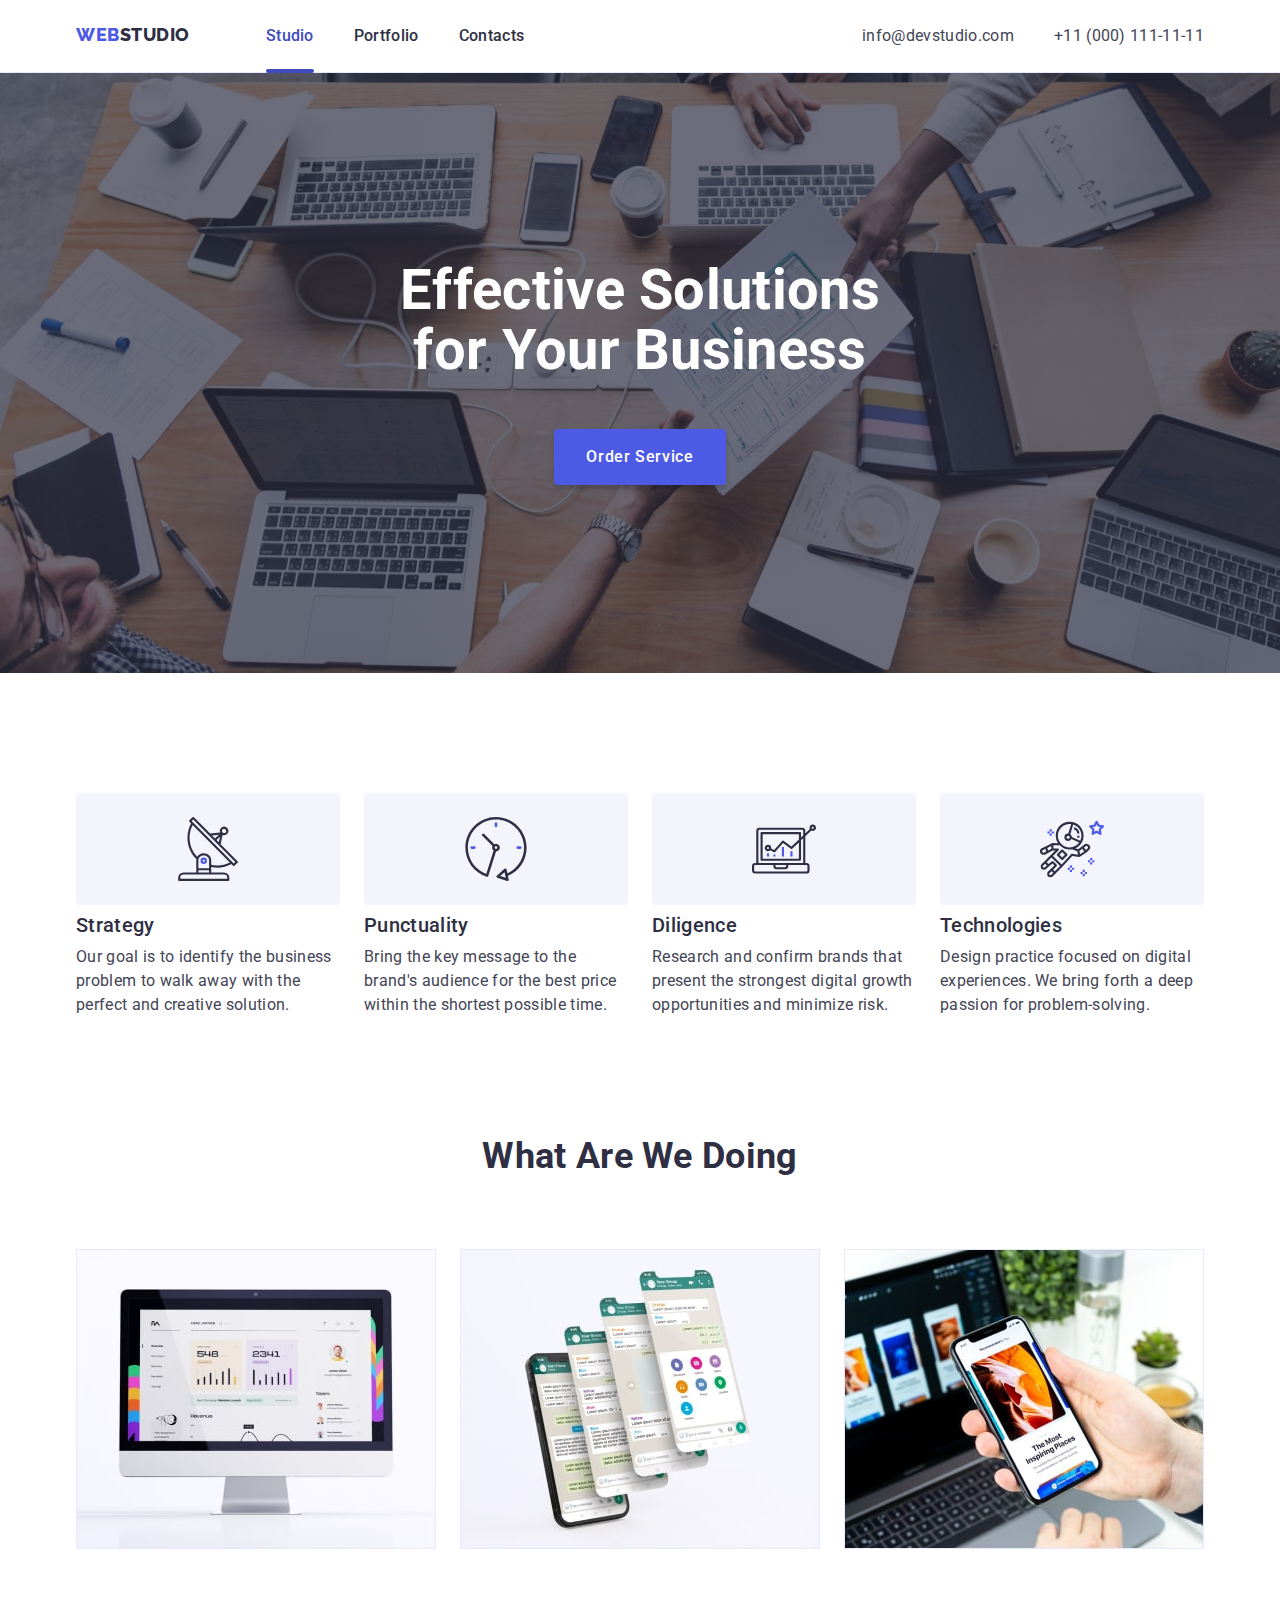
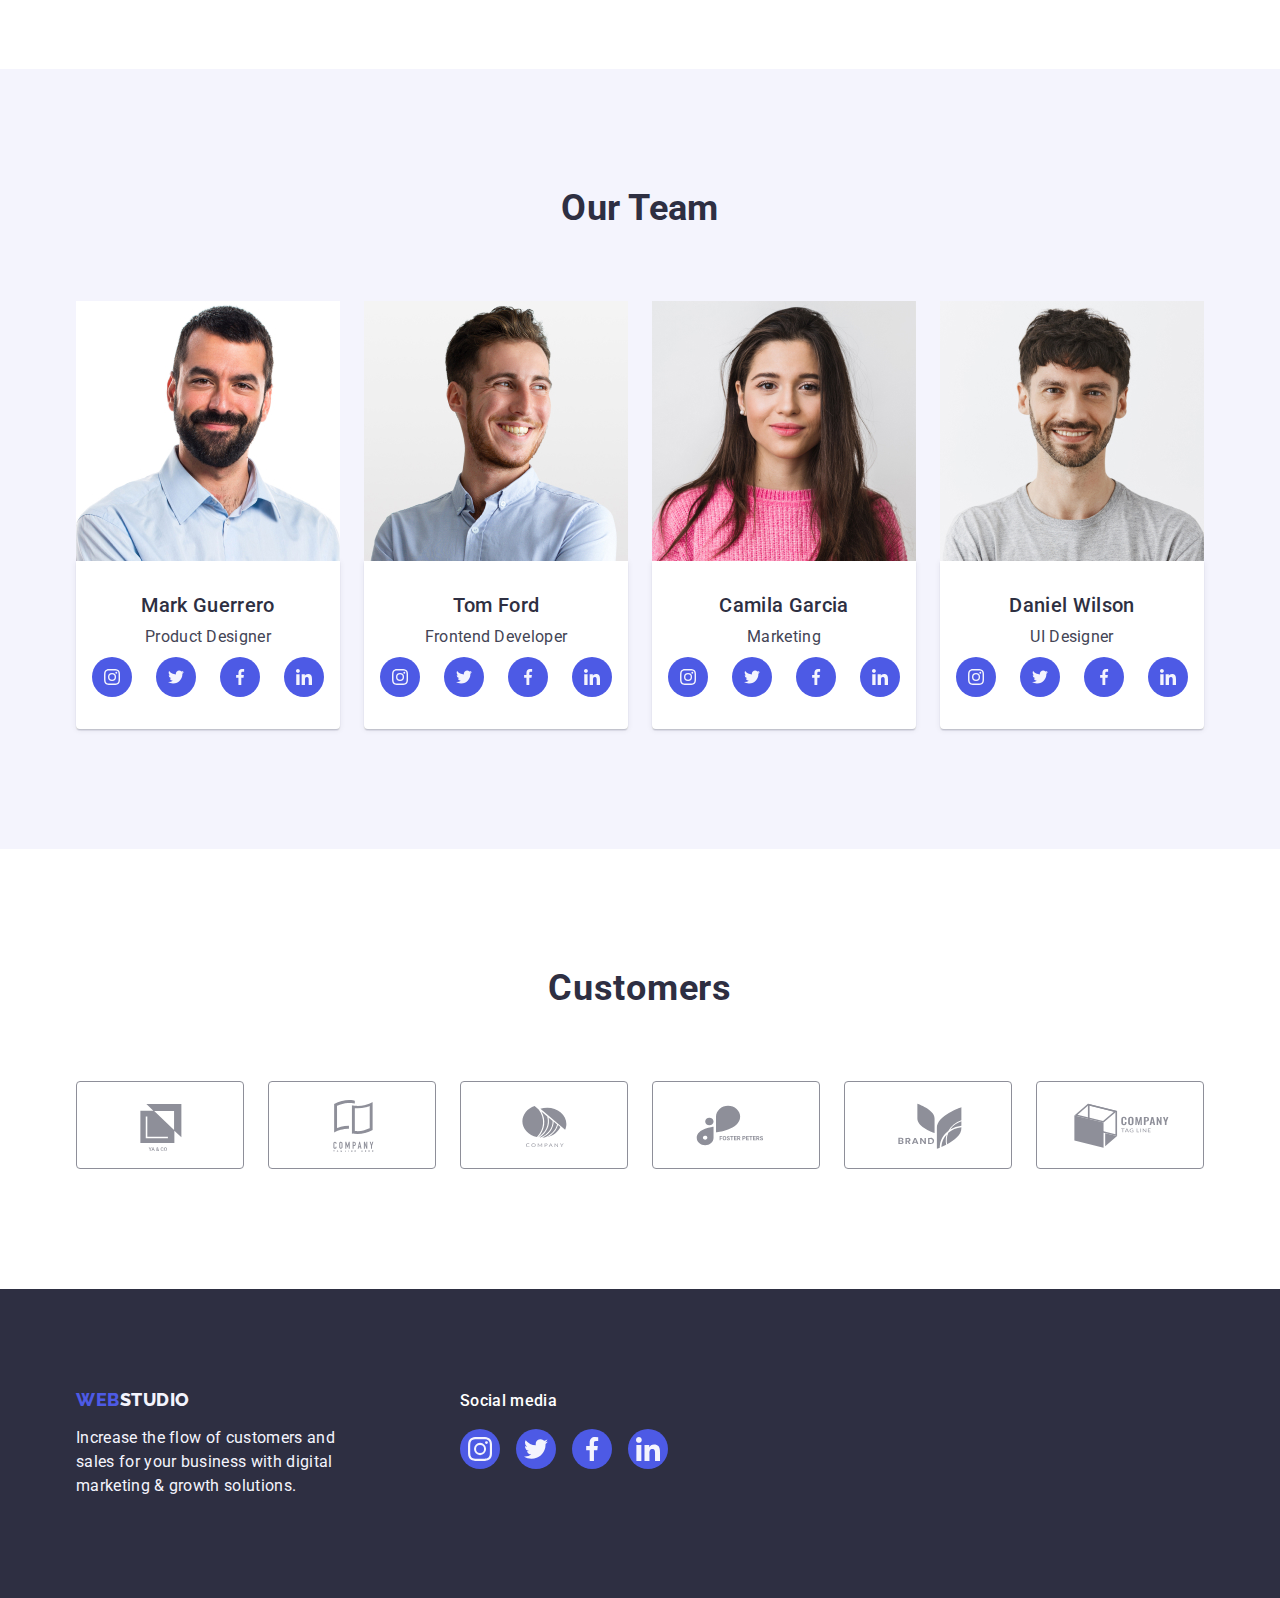
<file: index.html>
<!DOCTYPE html>
<html lang="en">
<head>
    <meta charset="UTF-8">
    <meta http-equiv="X-UA-Compatible" content="IE=edge">
    <meta name="viewport" content="width=device-width, initial-scale=1.0">
    <link rel="preconnect" href="https://fonts.googleapis.com">
    <link rel="preconnect" href="https://fonts.gstatic.com" crossorigin>
    <link rel="stylesheet" href="https://fonts.googleapis.com/css2?family=Raleway:wght@800&family=Roboto:wght@400;500;700&display=swap">
    <title>Web Studio</title>
    <link rel="stylesheet" href="https://cdn.jsdelivr.net/npm/modern-normalize@1.1.0/modern-normalize.min.css">
    <link rel="stylesheet" href="./css/styles.css">
</head>
<body>
    <header class="header">
        <div class="container header-flex">
            <nav class="header-navigation">
                <a class="logo link" href="./index.html">Web<span class="logo-studio">Studio</span></a>
                <ul class="header-navigation-list list">
                    <li class="header-navigation-item"><a class="header-navigation-link link live-link" href="./index.html">Studio</a></li>
                    <li class="header-navigation-item"><a class="header-navigation-link link" href="./portfolio.html">Portfolio</a>
                    </li>
                    <li class="header-navigation-item"><a class="header-navigation-link link" href="">Contacts</a></li>
                </ul>
            </nav>
            <address class="address">
                <ul class="address-list list">
                    <li class="address-item"><a class="address-link link" href="mailto:info@devstudio.com">info@devstudio.com</a>
                    </li>
                    <li class="address-item"><a class="address-link link" href="tel:+110001111111">+11 (000) 111-11-11</a></li>
                </ul>
            </address>
        </div>
    </header>

    <main class="main">
        <!-- hero -->
        <section class="hero section">
            <h1 class="hero-title">Effective Solutions for Your Business</h1>
            <button type="button" class="hero-btn" data-modal-open>Order Service</button>
        </section>

        <!-- feature-->
        <section class="feature section">
            <div class="container">
                <h2 class="feature-title visually-hidden">our feature</h2>
                <ul class="hero-list list">
                    <li class="hero-item">
                        <div class="feature-images">
                            <svg class="feature-svg" width="64" height="64">
                                <use href="./images/feature.svg#icon-antenna"></use>
                            </svg>
                        </div>
                        <h3 class="hero-item-title">Strategy</h3>
                        <p class="hero-item-text">Our goal is to identify the business problem to walk away with the perfect and
                            creative solution.</p>
                    </li>
                    <li class="hero-item">
                        <div class="feature-images">
                            <svg class="feature-svg" width="64" height="64">
                                <use href="./images/feature.svg#icon-clock"></use>
                            </svg>
                        </div>
                        <h3 class="hero-item-title">Punctuality</h3>
                        <p class="hero-item-text">Bring the key message to the brand's audience for the best price within the
                            shortest possible time.</p>
                    </li>
                    <li class="hero-item">
                        <div class="feature-images">
                            <svg class="feature-svg" width="64" height="64">
                                <use href="./images/feature.svg#icon-diagram"></use>
                            </svg>
                        </div>
                        <h3 class="hero-item-title">Diligence</h3>
                        <p class="hero-item-text">Research and confirm brands that present the strongest digital growth
                            opportunities and minimize risk.</p>
                    </li>
                    <li class="hero-item">
                        <div class="feature-images">
                            <svg class="feature-svg" width="64" height="64">
                                <use href="./images/feature.svg#icon-astronaut"></use>
                            </svg>
                        </div>
                        <h3 class="hero-item-title">Technologies</h3>
                        <p class="hero-item-text">Design practice focused on digital experiences. We bring forth a deep passion for
                            problem-solving.</p>
                    </li>
                </ul>
            </div>
        </section>

        <!-- presentation -->
        <section class="presentation section">
            <div class="container">  
                <h2 class="presentation-title">What are we doing</h2>
                <ul class="presentation-list list">
                    <li class="presentation-item"><img class="presentation-img" src="./images/img-1.jpg" alt="photos of our works"
                            width="360" height="300"></li>
                    <li class="presentation-item"><img class="presentation-img" src="./images/img-2.jpg" alt="photos of our works"
                            width="360" height="300"></li>
                    <li class="presentation-item"><img class="presentation-img" src="./images/img-3.jpg" alt="photos of our works"
                            width="360" height="300"></li>
                </ul>
            </div>
        </section>

        <!-- our team -->

        <section class="team section">
            <div class="container">
                <h2 class="team-title">Our Team</h2>
                <ul class="team-list list">
                    <li class="team-item">
                        <img class="team-item-img" src="./images/product-designer.jpg" alt="Product Designer" width="264"
                            height="260">
                        <div class="team-name">
                            <h3 class="team-item-title">Mark Guerrero</h3>
                            <p class="team-item-text">Product Designer</p>
                            <ul class="social-media list">
                                <li class="social-media-item">
                                    <a class="social-media-link link" href="">
                                        <svg class="icon" width="16" height="16">
                                            <use href="./images/icon.svg#icon-instagram"></use>
                                        </svg>
                                    </a>
                                </li>
                                <li class="social-media-item">
                                    <a class="social-media-link link" href="">
                                        <svg class="icon" width="16" height="16">
                                            <use href="./images/icon.svg#icon-twitter"></use>
                                        </svg>
                                    </a>
                                </li>
                                <li class="social-media-item">
                                    <a class="social-media-link link" href="">
                                        <svg class="icon" width="16" height="16">
                                            <use href="./images/icon.svg#icon-facebook"></use>
                                        </svg>
                                    </a>
                                </li>
                                <li class="social-media-item">
                                    <a class="social-media-link link" href="">
                                        <svg class="icon" width="16" height="16">
                                            <use href="./images/icon.svg#icon-linkedin"></use>
                                        </svg>
                                    </a>
                                </li>
                            </ul>
                        </div>
                    </li>
                    <li class="team-item">
                        <img class="team-item-img" src="./images/frontend-developer.jpg" alt="Frontend Developer" width="264"
                            height="260">
                        <div class="team-name">
                            <h3 class="team-item-title">Tom Ford</h3>
                            <p class="team-item-text">Frontend Developer</p>
                            <ul class="social-media list">
                                <li class="social-media-item">
                                    <a class="social-media-link link" href="">
                                        <svg class="icon" width="16" height="16">
                                            <use href="./images/icon.svg#icon-instagram"></use>
                                        </svg>
                                    </a>
                                </li>
                                <li class="social-media-item">
                                    <a class="social-media-link link" href="">
                                        <svg class="icon" width="16" height="16">
                                            <use href="./images/icon.svg#icon-twitter"></use>
                                        </svg>
                                    </a>
                                </li>
                                <li class="social-media-item">
                                    <a class="social-media-link link" href="">
                                        <svg class="icon" width="16" height="16">
                                            <use href="./images/icon.svg#icon-facebook"></use>
                                        </svg>
                                    </a>
                                </li>
                                <li class="social-media-item">
                                    <a class="social-media-link link" href="">
                                        <svg class="icon" width="16" height="16">
                                            <use href="./images/icon.svg#icon-linkedin"></use>
                                        </svg>
                                    </a>
                                </li>
                            </ul>
                        </div>
                    </li>
                    <li class="team-item">
                        <img class="team-item-img" src="./images/marketing.jpg" alt="Marketing" width="264" height="260">
                        <div class="team-name">
                            <h3 class="team-item-title">Camila Garcia</h3>
                            <p class="team-item-text">Marketing</p>
                            <ul class="social-media list">
                                <li class="social-media-item">
                                    <a class="social-media-link link" href="">
                                        <svg class="icon" width="16" height="16">
                                            <use href="./images/icon.svg#icon-instagram"></use>
                                        </svg>
                                    </a>
                                </li>
                                <li class="social-media-item">
                                    <a class="social-media-link link" href="">
                                        <svg class="icon" width="16" height="16">
                                            <use href="./images/icon.svg#icon-twitter"></use>
                                        </svg>
                                    </a>
                                </li>
                                <li class="social-media-item">
                                    <a class="social-media-link link" href="">
                                        <svg class="icon" width="16" height="16">
                                            <use href="./images/icon.svg#icon-facebook"></use>
                                        </svg>
                                    </a>
                                </li>
                                <li class="social-media-item">
                                    <a class="social-media-link link" href="">
                                        <svg class="icon" width="16" height="16">
                                            <use href="./images/icon.svg#icon-linkedin"></use>
                                        </svg>
                                    </a>
                                </li>
                            </ul>
                        </div>
                    </li>
                    <li class="team-item">
                        <img class="team-item-img" src="./images/ui-designer.jpg" alt="UI Designer" width="264" height="260">
                        <div class="team-name">
                            <h3 class="team-item-title">Daniel Wilson</h3>
                            <p class="team-item-text">UI Designer</p>
                            <ul class="social-media list">
                                <li class="social-media-item">
                                    <a class="social-media-link link" href="">
                                        <svg class="icon" width="16" height="16">
                                            <use href="./images/icon.svg#icon-instagram"></use>
                                        </svg>
                                    </a>
                                </li>
                                <li class="social-media-item">
                                    <a class="social-media-link link" href="">
                                        <svg class="icon" width="16" height="16">
                                            <use href="./images/icon.svg#icon-twitter"></use>
                                        </svg>
                                    </a>
                                </li>
                                <li class="social-media-item">
                                    <a class="social-media-link link" href="">
                                        <svg class="icon" width="16" height="16">
                                            <use href="./images/icon.svg#icon-facebook"></use>
                                        </svg>
                                    </a>
                                </li>
                                <li class="social-media-item">
                                    <a class="social-media-link link" href="">
                                        <svg class="icon" width="16" height="16">
                                            <use href="./images/icon.svg#icon-linkedin"></use>
                                        </svg>
                                    </a>
                                </li>
                            </ul>
                        </div>
                    </li>
                </ul>
            </div>
        </section>

        <!-- customers -->
        <section class="customers section">
            <div class="container">
                <h2 class="customers-title">Customers</h2>
                <ul class="customer-list list">
                    <li class="customers-item">
                        <a href="" class="customers-link link">
                            <svg class="customers-svg" widgt="104" height="56">
                                <use href="./images/customers.svg#icon-customer-1"></use>
                            </svg>
                        </a>
                    </li>
                    <li class="customers-item">
                        <a href="" class="customers-link link">
                            <svg class="customers-svg" widgt="104" height="56">
                                <use href="./images/customers.svg#icon-customer-2"></use>
                            </svg>
                        </a>
                    </li>
                    <li class="customers-item">
                        <a href="" class="customers-link link">
                            <svg class="customers-svg" widgt="104" height="56">
                                <use href="./images/customers.svg#icon-customer-3"></use>
                            </svg>
                        </a>
                    </li>
                    <li class="customers-item">
                        <a href="" class="customers-link link">
                            <svg class="customers-svg" widgt="104" height="56">
                                <use href="./images/customers.svg#icon-customer-4"></use>
                            </svg>
                        </a>
                    </li>
                    <li class="customers-item">
                        <a href="" class="customers-link link">
                            <svg class="customers-svg" widgt="104" height="56">
                                <use href="./images/customers.svg#icon-customer-5"></use>
                            </svg>
                        </a>
                    </li>
                    <li class="customers-item">
                        <a href="" class="customers-link link">
                            <svg class="customers-svg" widgt="104" height="56">
                                <use href="./images/customers.svg#icon-customer-6"></use>
                            </svg>
                        </a>
                    </li>
                </ul>
            </div>
        </section>

    </main>

    <footer class="footer">
        <div class="container">
            <div class="footer-flex">
                <div class="footer-info">
                    <a class="footer-logo link" href="./index.html">Web<span class="footer-logo-studio">Studio</span></a>
                    <p class="footer-text">Increase the flow of customers and sales for your business with digital marketing & growth solutions.</p>
                </div>
                <div class="footer-social-media">
                    <p class="social-media-caption">Social media</p>
                    <ul class="social-media list">
                        <li class="social-media-item">
                            <a class="social-media-link link" href="">
                                <svg class="icon" width="24" height="24">
                                    <use href="./images/icon.svg#icon-instagram"></use>
                                </svg>
                            </a>
                        </li>
                        <li class="social-media-item">
                            <a class="social-media-link link" href="">
                                <svg class="icon" width="24" height="24">
                                    <use href="./images/icon.svg#icon-twitter"></use>
                                </svg>
                            </a>
                        </li>
                        <li class="social-media-item">
                            <a class="social-media-link link" href="">
                                <svg class="icon" width="24" height="24">
                                    <use href="./images/icon.svg#icon-facebook"></use>
                                </svg>
                            </a>
                        </li>
                        <li class="social-media-item">
                            <a class="social-media-link link" href="">
                                <svg class="icon" width="24" height="24">
                                    <use href="./images/icon.svg#icon-linkedin"></use>
                                </svg>
                            </a>
                        </li>
                    </ul>
                </div>
            </div>
        </div>
    </footer>

    <div class="backdrop is-hidden" data-modal>
        <div class="modal">
            <button type="button" class="closer-btn" data-modal-close>
                <svg class="closer-svg" width="8" height="8">
                    <use href="./images/icon.svg#icon-close"></use>
                </svg>
            </button>
        </div>
    </div>

    <script src="./js/modal.js"></script>
</body>
</html>
</file>
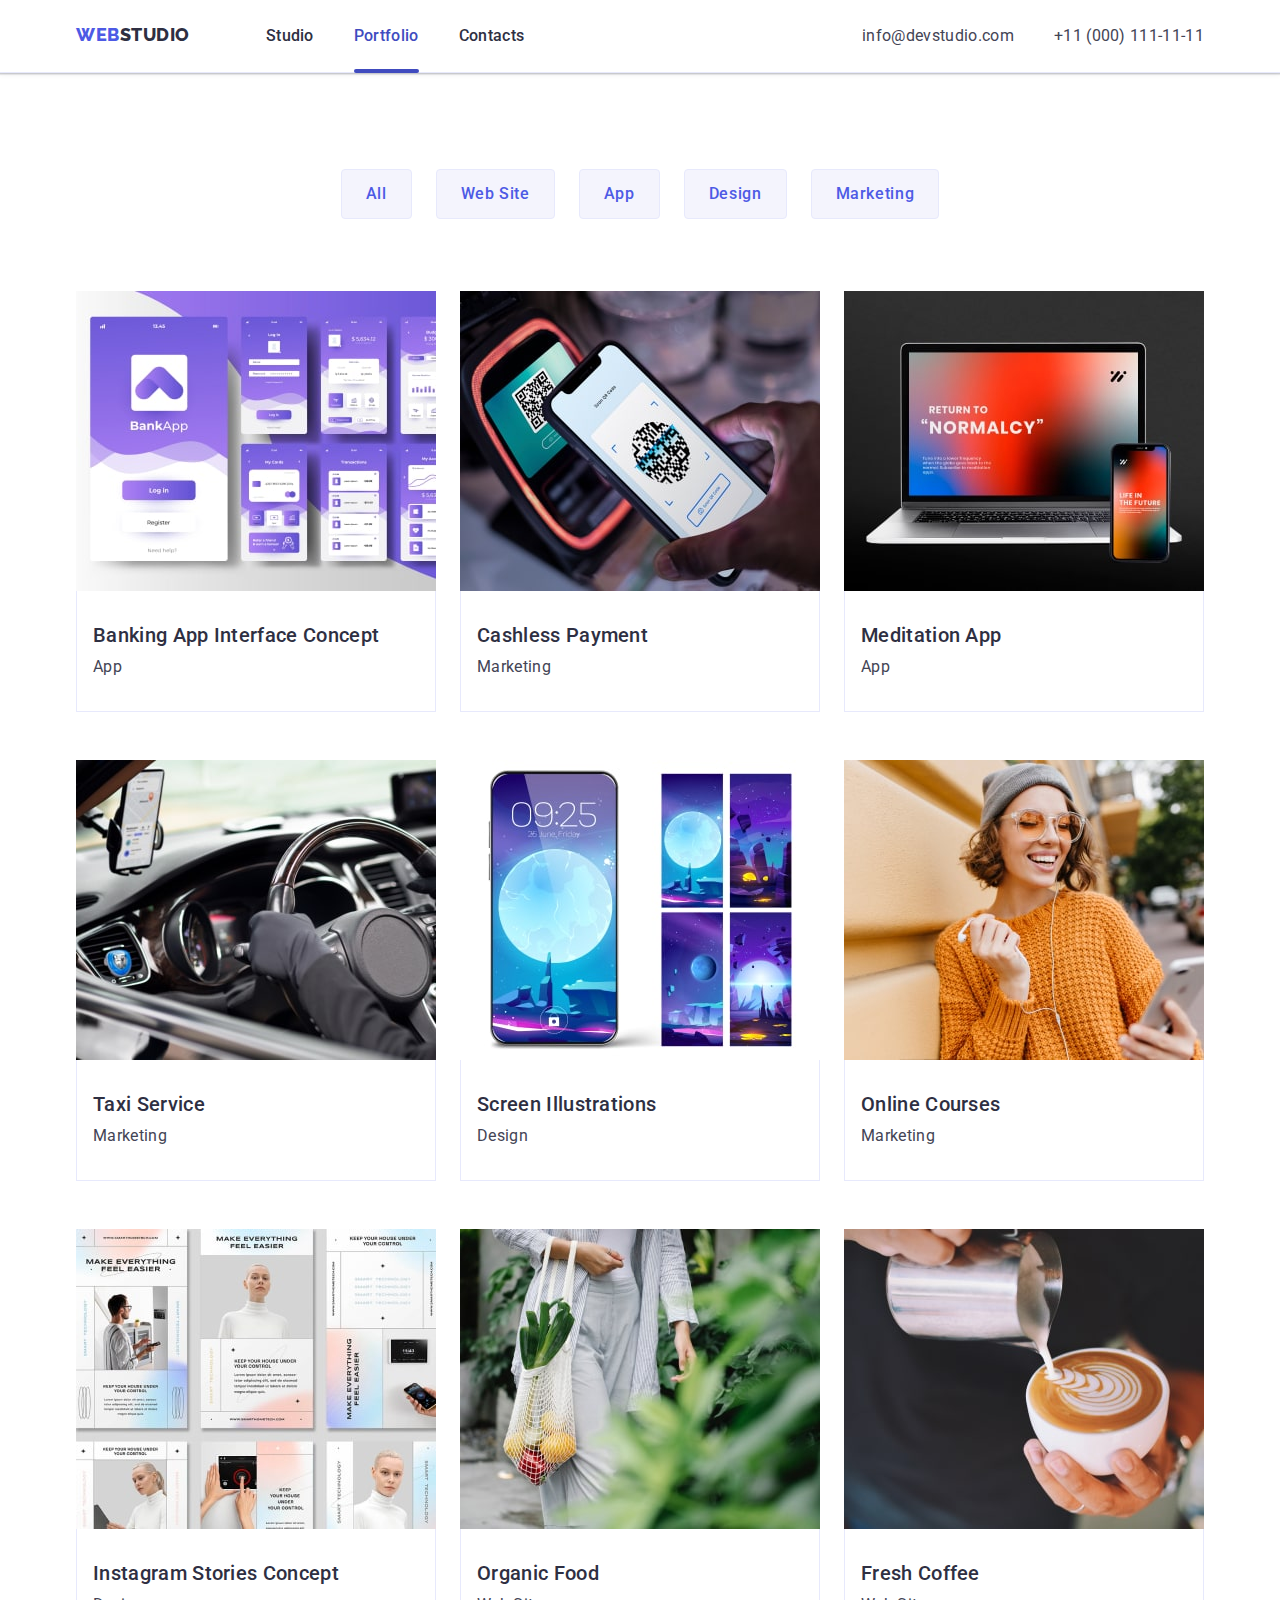
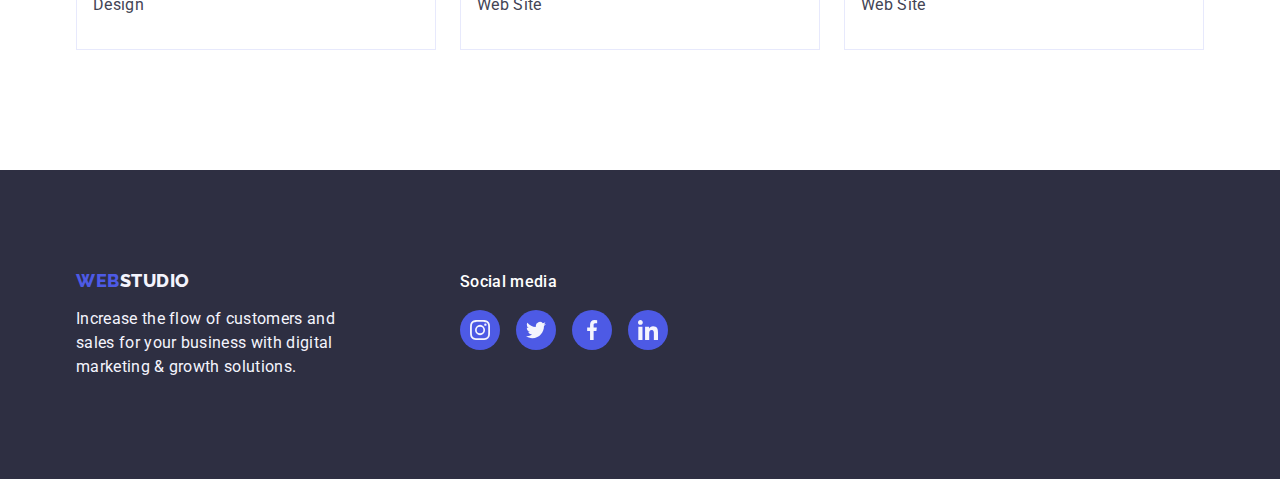
<file: portfolio.html>
<!DOCTYPE html>
<html lang="en">
<head>
    <meta charset="UTF-8">
    <meta http-equiv="X-UA-Compatible" content="IE=edge">
    <meta name="viewport" content="width=device-width, initial-scale=1.0">
    <link rel="preconnect" href="https://fonts.googleapis.com">
    <link rel="preconnect" href="https://fonts.gstatic.com" crossorigin>
    <link rel="stylesheet" href="https://fonts.googleapis.com/css2?family=Raleway:wght@800&family=Roboto:wght@400;500;700&display=swap">
    <title>Portfolio</title>
    <link rel="stylesheet" href="https://cdn.jsdelivr.net/npm/modern-normalize@1.1.0/modern-normalize.min.css">
    <link rel="stylesheet" href="./css/styles.css">
</head>
<body>
    <header class="header">
        <div class="container header-flex">
            <nav class="header-navigation">
                <a class="logo link" href="./index.html">Web<span class="logo-studio">Studio</span></a>
                <ul class="header-navigation-list list">
                    <li class="header-navigation-item"><a class="header-navigation-link link" href="./index.html">Studio</a>
                    </li>
                    <li class="header-navigation-item"><a class="header-navigation-link link live-link"
                            href="./portfolio.html">Portfolio</a>
                    </li>
                    <li class="header-navigation-item"><a class="header-navigation-link link" href="">Contacts</a></li>
                </ul>
            </nav>
            <address class="address">
                <ul class="address-list list">
                    <li class="address-item"><a class="address-link link"
                            href="mailto:info@devstudio.com">info@devstudio.com</a>
                    </li>
                    <li class="address-item"><a class="address-link link" href="tel:+110001111111">+11 (000) 111-11-11</a>
                    </li>
                </ul>
            </address>
        </div>
    </header>

    <main class="main-portfolio">
        <section class="portfolio">
            <div class="container">
                <h1 class="portfolio-title visually-hidden">Project</h1>
                <!-- filters -->
                <ul class="filters list">
                    <li class="filters-item"><button class="filters-btn" type="button">All</button></li>
                    <li class="filters-item"><button class="filters-btn" type="button">Web Site</button></li>
                    <li class="filters-item"><button class="filters-btn" type="button">App</button></li>
                    <li class="filters-item"><button class="filters-btn" type="button">Design</button></li>
                    <li class="filters-item"><button class="filters-btn" type="button">Marketing</button></li>
                </ul>

                <!-- project -->
                <ul class="project list">
                    <li class="project-item">
                        <a class="project-link link" href="">
                           <div class="text-project">
                            <img class="project-img" src="./images/project-1.jpg" alt="Banking App Interface Concept" height="300" width="360">
                            <p class="top-text">14 Stylish and User-Friendly App Design Concepts · Task Manager App · Calorie Tracker App · Exotic Fruit Ecommerce App ·
                            Cloud Storage App</p>
                           </div>
                            <div class="project-name">   
                                <h2 class="project-title">Banking App Interface Concept</h2>
                                <p class="project-text">App</p>
                            </div>
                        </a>
                    </li>
                    <li class="project-item">
                        <a class="project-link link" href="">
                            <div class="text-project">
                                <img class="project-img" src="./images/project-2.jpg" alt="Cashless Payment" height="300" width="360">
                                <p class="top-text">14 Stylish and User-Friendly App Design Concepts · Task Manager App · Calorie Tracker App ·
                                    Exotic Fruit Ecommerce App ·
                                    Cloud Storage App</p>
                            </div>
                            <div class="project-name">    
                                <h2 class="project-title">Cashless Payment</h2>
                                <p class="project-text">Marketing</p>
                            </div>
                        </a>
                    </li>
                    <li class="project-item">
                        <a class="project-link link" href="">
                            <div class="text-project">
                                <img class="project-img" src="./images/project-3.jpg" alt="Meditaion App" height="300" width="360">
                                <p class="top-text">14 Stylish and User-Friendly App Design Concepts · Task Manager App · Calorie Tracker App ·
                                    Exotic Fruit Ecommerce App ·
                                    Cloud Storage App</p>
                            </div>
                            <div class="project-name">    
                                <h2 class="project-title">Meditation App</h2>
                                <p class="project-text">App</p>
                            </div>
                        </a>
                    </li>
                    <li class="project-item">
                        <a class="project-link link" href="">
                            <div class="text-project">
                                <img class="project-img" src="./images/project-4.jpg" alt="Taxi Service" height="300" width="360">
                                <p class="top-text">14 Stylish and User-Friendly App Design Concepts · Task Manager App · Calorie Tracker App ·
                                    Exotic Fruit Ecommerce App ·
                                    Cloud Storage App</p>
                            </div>
                            <div class="project-name">    
                                <h2 class="project-title">Taxi Service</h2>
                                <p class="project-text">Marketing</p>
                            </div>
                        </a>
                    </li>
                    <li class="project-item">
                        <a class="project-link link" href="">
                            <div class="text-project">
                                <img class="project-img" src="./images/project-5.jpg" alt="Screen Illustrations" height="300" width="360">
                                <p class="top-text">14 Stylish and User-Friendly App Design Concepts · Task Manager App · Calorie Tracker App ·
                                    Exotic Fruit Ecommerce App ·
                                    Cloud Storage App</p>
                            </div>                                
                            <div class="project-name">        
                                <h2 class="project-title">Screen Illustrations</h2>
                                <p class="project-text">Design</p>
                            </div>
                        </a>
                    </li>
                    <li class="project-item">
                        <a class="project-link link" href="">
                            <div class="text-project">
                                <img class="project-img" src="./images/project-6.jpg" alt="Online Courses" height="300" width="360">
                                <p class="top-text">14 Stylish and User-Friendly App Design Concepts · Task Manager App · Calorie Tracker App ·
                                    Exotic Fruit Ecommerce App ·
                                    Cloud Storage App</p>
                            </div>                            
                            <div class="project-name">
                                <h2 class="project-title">Online Courses</h2>
                                <p class="project-text">Marketing</p>
                            </div>
                        </a>
                    </li>
                    <li class="project-item">
                        <a class="project-link link" href="">
                            <div class="text-project">
                                <img class="project-img" src="./images/project-7.jpg" alt="Instagram Stories Concept" height="300" width="360">
                                <p class="top-text">14 Stylish and User-Friendly App Design Concepts · Task Manager App · Calorie Tracker App ·
                                    Exotic Fruit Ecommerce App ·
                                    Cloud Storage App</p>
                            </div>                                
                            <div class="project-name">    
                                <h2 class="project-title">Instagram Stories Concept</h2>
                                <p class="project-text">Design</p>
                            </div>
                        </a>
                    </li>
                    <li class="project-item">
                        <a class="project-link link" href="">
                            <div class="text-project">
                                <img class="project-img" src="./images/project-8.jpg" alt="Organic Food" height="300" width="360">
                                <p class="top-text">14 Stylish and User-Friendly App Design Concepts · Task Manager App · Calorie Tracker App ·
                                    Exotic Fruit Ecommerce App ·
                                    Cloud Storage App</p>
                            </div>                            
                            <div class="project-name">
                                <h2 class="project-title">Organic Food</h2>
                                <p class="project-text">Web Site</p>
                            </div>
                        </a>
                    </li>
                    <li class="project-item">
                        <a class="project-link link" href="">
                            <div class="text-project">
                                <img class="project-img" src="./images/project-9.jpg" alt="Fresh Coffee" height="300" width="360">
                                <p class="top-text">14 Stylish and User-Friendly App Design Concepts · Task Manager App · Calorie Tracker App ·
                                    Exotic Fruit Ecommerce App ·
                                    Cloud Storage App</p>
                            </div>                            
                            <div class="project-name">
                                <h2 class="project-title">Fresh Coffee</h2>
                                <p class="project-text">Web Site</p>
                            </div>
                        </a>
                    </li>
                </ul>
            </div>
        </section>
    </main>

    <footer class="footer">
        <div class="container">
            <div class="footer-flex">
                <div class="footer-info">
                    <a class="footer-logo link" href="./index.html">Web<span class="footer-logo-studio">Studio</span></a>
                    <p class="footer-text">Increase the flow of customers and sales for your business with digital marketing & growth solutions.</p>
                </div>
                <div class="footer-social-media">
                    <p class="social-media-caption">Social media</p>
                    <ul class="social-media list">
                        <li class="social-media-item">
                            <a class="social-media-link link" href="">
                                <svg class="icon" width="20" height="20">
                                    <use href="./images/icon.svg#icon-instagram"></use>
                                </svg>
                            </a>
                        </li>
                        <li class="social-media-item">
                            <a class="social-media-link link" href="">
                                <svg class="icon" width="20" height="20">
                                    <use href="./images/icon.svg#icon-twitter"></use>
                                </svg>
                            </a>
                        </li>
                        <li class="social-media-item">
                            <a class="social-media-link link" href="">
                                <svg class="icon" width="20" height="20">
                                    <use href="./images/icon.svg#icon-facebook"></use>
                                </svg>
                            </a>
                        </li>
                        <li class="social-media-item">
                            <a class="social-media-link link" href="">
                                <svg class="icon" width="20" height="20">
                                    <use href="./images/icon.svg#icon-linkedin"></use>
                                </svg>
                            </a>
                        </li>
                    </ul>
                </div>
            </div>
        </div>
    </footer>
</body>
</html>
</file>
<file: css/styles.css>
:root {
    --white-color: #ffffff;
    --light-color: #F4F4FD;
    --primary-brand-color: #4D5AE5;
    --navy-blue-color: #2E2F42;
    --slate-color: #434455;
    --ocean-color: #404bbf;
}

/* -----MAIN------------------------------------------------------------------------------------------------------------- */
body {
    font-family: "Roboto", sans-serif;
    color: var(--slate-color);
    background-color: var(--white-color);
    letter-spacing: 0.02em;
}

.container {
    width: 1158px;
    padding-left: 15px;
    padding-right: 15px;
    margin-top: 0;
    margin-bottom: 0;
    margin-left: auto;
    margin-right: auto;
}

.list {
    list-style-type: none;
    margin: 0;
    padding-left: 0;
}

.link {
    text-decoration: none;
}

h1,
h2,
h3,
h4,
h5,
h6,
p {
    margin: 0;
}

img {
    display: block;
}

.section {
    padding-top: 120px;
    padding-bottom: 120px;
}

.visually-hidden {
    position: absolute;
    width: 1px;
    height: 1px;
    margin: -1px;
    border: 0;
    padding: 0;
    white-space: nowrap;
    clip-path: inset(100%);
    clip: rect(0 0 0 0);
    overflow: hidden;
}

/* -----ICON------------------------------------------------------------------------------------------------------------------------------------------ */

.social-media {
    display: flex;
    gap: 24px;
}

.social-media-item {
}

.social-media-link {
    display: flex;
    justify-content: center;
    align-items: center;

    width: 40px;
    height: 40px;
    border-radius: 50%;
    background-color: #4D5AE5;
    transition: background-color 250ms cubic-bezier(0.4, 0, 0.2, 1);
}

.social-media-link:hover,
.social-media-link:focus {
    background-color: var(--ocean-color);
}

.icon {
}

/* -----MODAL------------------------------------------------------------------------------------------------------------------------------------------------------- */

.backdrop {
    position: fixed;
    top: 0;
    width: 100%;
    height: 100%;
    overflow: hidden;

    transition: opacity 250ms cubic-bezier(0.4, 0, 0.2, 1), visibility 250ms cubic-bezier(0.4, 0, 0.2, 1);

    background: rgba(46, 47, 66, 0.4);
}

.modal {
    position: absolute;
    top: 50%;
    left: 50%;
    transform: translate(-50%, -50%) scale(1);
    padding: 24px;

    transition: transform 250ms cubic-bezier(0.4, 0, 0.2, 1);

    width: 408px;
    height: 576px;
    background: #FCFCFC;
    box-shadow: 0px 1px 1px rgba(0, 0, 0, 0.14), 0px 1px 3px rgba(0, 0, 0, 0.12), 0px 2px 1px rgba(0, 0, 0, 0.2);
    border-radius: 4px;
}

.backdrop.is-hidden .modal {
    transform: translate(-50%, -50%) scale(0.9);    
}

.is-hidden {
    opacity: 0;
    visibility: hidden;
    pointer-events: none;
}

.closer-btn {
    display: flex;
    justify-content: center;
    align-items: center;
    width: 24px;
    height: 24px;
    border-radius: 50%;
    position: absolute;
    top: 20px;
    right: 20px;

    cursor: pointer;
    background: #E7E9FC;
    border: 1px solid rgba(0, 0, 0, 0.1);
    transition: background-color 250ms cubic-bezier(0.4, 0, 0.2, 1);
}

.closer-btn:is(:hover, :focus) {
    background-color: var(--ocean-color);
}

.closer-svg {
    fill: var(--navy-blue-color);
    transition: fill 250ms cubic-bezier(0.4, 0, 0.2, 1);
}

.closer-btn:is(:hover, :focus) .closer-svg {
    fill: var(--white-color);
}

/* -----HEADRE------------------------------------------------------------------------------------------------------------------ */

.header {
    padding-top: 24px;
    padding-bottom: 24px;
    border-bottom: 1px solid #E7E9FC;
    box-shadow: 0px 2px 1px rgba(46, 47, 66, 0.08), 0px 1px 1px rgba(46, 47, 66, 0.16), 0px 1px 6px rgba(46, 47, 66, 0.08);
}

.header-flex {
    display: flex;
    align-items: center;
}

.header-navigation {
    display: flex;
}

.logo {
    margin-right: 76px;

    font-family: 'Raleway', sans-serif;
    font-weight: 800;
    font-size: 18px;
    line-height: 1.17;
    letter-spacing: 0.03em;
    text-transform: uppercase;
    color: var(--primary-brand-color);        
}

.logo-studio {
    color: var(--navy-blue-color);
}

.header-navigation-list {
    display: flex;
}

.header-navigation-item {
    margin-right: 40px;
}

.header-navigation-item:last-child {
    margin-right: 0;
}

.header-navigation-link {
    position: relative;
    font-weight: 500;
    font-size: 16px;
    line-height: 1.5;
    color: var(--navy-blue-color);
    transition: color 250ms cubic-bezier(0.4, 0, 0.2, 1);
}

.header-navigation-link:hover,
.header-navigation-link:focus {
    color: var(--ocean-color);
}

.live-link {
    color: var(--ocean-color);
}

.live-link::after {
    position: absolute;
    top: 45px;
    left: 0;
    transform: translateY(-50%);

    content: '';
    width: 100%;
    height: 4px;
    border-radius: 4px;
    background-color: var(--ocean-color);
}

.address {
    margin-left: auto;

    font-style: normal;
}

.address-list {
    display: flex;
    align-items: center;
}

.address-item {
    margin-right: 40px;
}

.address-item:last-child {
    margin-right: 0;
}

.address-link {
    font-size: 16px;
    line-height: 1.5;
    font-style: normal;
    transition: color 250ms cubic-bezier(0.4, 0, 0.2, 1);
    color: var(--slate-color);
}

.address-link:hover,
.address-link:focus {
    color: var(--ocean-color);
}

/* -----HERO----------------------------------------------------------------------------------------------------------------------------------- */

.hero {
    background-color: var(--navy-blue-color);
    text-align: center;
    padding-top: 188px;
    padding-bottom: 188px;
    max-width: 1440px;
    margin: 0 auto;

    background-image: linear-gradient(rgba(46, 47, 66, 0.7), rgba(46, 47, 66, 0.7)) ,url(../images/hero.jpg);
    background-repeat: no-repeat;
    background-size: cover;
}

.hero-title {
    margin: auto;
    max-width: 496px;
    margin-bottom: 48px;

    font-size: 56px;
    line-height: 1.07;
    text-align: center;
    color: var(--white-color);
}

.hero-btn {
    border-radius: 4px;
    border: 0px;
    min-width: 170px;
    padding: 16px 32px;

    font-family: "Roboto", sans-serif;
    font-weight: 500;
    font-size: 16px;
    line-height: 1.5;
    letter-spacing: 0.04em;
    cursor: pointer;
    color: var(--white-color);
    background-color: var(--primary-brand-color);
    box-shadow: 0px 4px 4px rgba(0, 0, 0, 0.15);
    transition: background-color 250ms cubic-bezier(0.4, 0, 0.2, 1);
}

.hero-btn:hover,
.hero-btn:focus {
    background-color: var(--ocean-color);
}

/* -----FEATURE------------------------------------------------------------------------------------------------------------------------------- */

.feature {
}

.feature-title {
}

.hero-list {
    display: flex;

}

.hero-item {
    margin-right: 24px;
    width: 264px;
}

.hero-item:nth-child(4n) {
    margin-right: 0;
}

.feature-images {
    display: flex;
    justify-content: center;
    align-items: center;
    margin-bottom: 8px;

    height: 112px;
    border-radius: 4px;
    background-color: var(--light-color);
}

.feature-svg {

}

.hero-item-title {
    margin-bottom: 8px;

    font-weight: 500;
    font-size: 20px;
    line-height: 1.2;   
    color: var(--navy-blue-color);
}

.hero-item-text {
    font-size: 16px;
    line-height: 1.5;
    color: var(--slate-color);
}


/* ---------------presentation------------------------------------------------------------------------------------- */


.presentation {
    padding-top: 0;
}

.presentation-title {
    margin-bottom: 72px;    

    font-size: 36px;
    line-height: 1.11;
    text-align: center;
    text-transform: capitalize;
    color: var(--navy-blue-color);
}

.presentation-list {
    display: flex;
}

.presentation-item {
    margin-right: 24px;
}

.presentation-item:nth-child(3n) {
    margin-right: 0;
}

.presentation-list:nth-child(3n) {
    margin-right: 0;
}

.presentation-img {

}

/* ----- our team ------------------------------------------------------------------------------------------------------------------------------ */

.team {
    background-color: var(--light-color);
}

.team-title {
    margin-bottom: 72px;
    font-size: 36px;
    line-height: 1.11;
    text-align: center;
    text-transform: capitalize;
    color: var(--navy-blue-color);
}

.team-list {
    display: flex;
}

.team-item {
    background-color: var(--white-color);
    margin-right: 24px;
    width: calc((100% - 72px) / 4);
}

.team-item:nth-child(4n) {
    margin-right: 0;
}

.team-name {
    text-align: center;
    padding-top: 32px;
    padding-bottom: 32px;
    padding-left: 16px;
    padding-right: 16px;
    box-shadow: 0px 1px 6px rgba(46, 47, 66, 0.08), 0px 1px 1px rgba(46, 47, 66, 0.16), 0px 2px 1px rgba(46, 47, 66, 0.08);
    border-radius: 0px 0px 4px 4px;
}

.team-item-img {

}

.team-item-title {
    margin-bottom: 8px;

    font-weight: 500;
    font-size: 20px;
    line-height: 1.2;
    text-align: center;
    color: var(--navy-blue-color);
}

.team-item-text {
    margin-bottom: 8px;

    font-size: 16px;
    line-height: 1.5;
    text-align: center;  
    color: var(--slate-color);
}


/* -----customers------------------------------------------------------------------------------------------------------------------------------------------ */

.customers {
}

.customers-title {
    margin-bottom: 72px;
    
    font-size: 36px;
    line-height: 1.11;
    text-align: center;
    letter-spacing: 0.02em;
    text-transform: capitalize;
    color: var(--navy-blue-color);
}

.customer-list {
    display: flex;
    gap: 24px;
}

.customers-item {
    width: 168px;
    height: 88px;
}

.customers-link {
    width: 100%;
    height: 100%;
    display: flex;
    align-items: center;

    border-radius: 4px;
    border: 1px solid #8E8F99;
    transition: border-color 250ms cubic-bezier(0.4, 0, 0.2, 1);
}

.customers-svg {
    fill: #8E8F99;
    transition: fill 250ms cubic-bezier(0.4, 0, 0.2, 1);
}

.customers-link:hover .customers-svg,
.customers-link:focus .customers-svg {
    fill: var(--ocean-color);
}

.customers-link:hover,
.customers-link:focus {
    border-color: var(--ocean-color);
}


/* ----- portfolio -------------------------------------------------------------------------------------------------------------------------------*/

.main-portfolio {

}

.portfolio {
    padding-top: 96px;
    padding-bottom: 120px;
}

.filters {
    margin-bottom: 72px;
    display: flex;
    justify-content: center;
}

.filters-item {
    margin-right: 24px;
}

.filters-item:last-child {
    margin-right: 0;
}

.filters-btn {
    padding-top: 12px;
    padding-bottom: 12px;
    padding-left: 24px;
    padding-right: 24px;
    border-radius: 4px;
    border: 1px solid #E7E9FC;

    font-family: "Roboto", sans-serif;
    font-weight: 500;
    font-size: 16px;
    line-height: 1.5;
    text-align: center;
    letter-spacing: 0.04em; 
    cursor: pointer;
    color: var(--primary-brand-color);
    background-color: var(--light-color);
    transition: background-color 250ms cubic-bezier(0.4, 0, 0.2, 1), box-shadow 250ms cubic-bezier(0.4, 0, 0.2, 1), color 250ms cubic-bezier(0.4, 0, 0.2, 1), border 250ms cubic-bezier(0.4, 0, 0.2, 1);
}

.filters-btn:hover,
.filters-btn:focus {
    border-color: transparent;
    box-shadow: 0px 3px 1px rgba(0, 0, 0, 0.1), 0px 2px 1px rgba(0, 0, 0, 0.08), 0px 2px 2px rgba(0, 0, 0, 0.12);

    color: var(--white-color);
    background-color: var(--ocean-color);
}
 
/* ----- project------------------------------------------------------------------------------------------------------------------------------- */

.project {
    display: flex;
    flex-wrap: wrap;
    gap: 48px 24px;
}

.project-item {
    width: calc((100% - 48px) / 3);
}

.project-name {
    padding-top: 32px;
    padding-bottom: 32px;
    padding-right: 16px;
    padding-left: 16px;
    border: 1px solid #E7E9FC;
    border-top: transparent;
}

.project-link {
    display: inline-block;
    transition: box-shadow 250ms cubic-bezier(0.4, 0, 0.2, 1);
}

.project-link:hover,
.project-link:focus {
    box-shadow: 0px 1px 6px rgba(46, 47, 66, 0.08), 0px 1px 1px rgba(46, 47, 66, 0.16), 0px 2px 1px rgba(46, 47, 66, 0.08);
}

.project-img {

}

.text-project {
    position: relative;
    overflow: hidden;
}

.top-text {
    position: absolute;
    transform: translateY(0);
    left: 0;
    transition: transform 250ms cubic-bezier(0.4, 0, 0.2, 1);

    padding: 40px 32px;

    width: 100%;
    height: 100%;
    font-size: 16px;
    line-height: 1.5;
    letter-spacing: 0.02em;
    color: var(--light-color);
    background-color: var(--primary-brand-color);
}

.project-link:is(:hover, :focus) .top-text {
    transform: translateY(-100%);
}

.project-title {
    margin-bottom: 8px;
    font-weight: 500;
    font-size: 20px;
    line-height: 1.2;   
    color: var(--navy-blue-color);  
}

.project-text {
    font-size: 16px;
    line-height: 1.5;
    color: var(--slate-color);
}

/* -----footer------------------------------------------------------------------------------------------------------------------------------------------ */

.footer {
    background-color: var(--navy-blue-color);
    padding-top: 100px;
    padding-bottom: 100px;
}

.footer-flex {
    display: flex;
}

.footer-info {
    margin-right: 120px;
}

.footer-logo {
    font-family: 'Raleway', sans-serif;
    font-style: normal;
    font-weight: 800;
    font-size: 18px;
    line-height: 1.17;
    letter-spacing: 0.03em;
    text-transform: uppercase;  
    color: var(--primary-brand-color);  
}

.footer-logo-studio {
    color: var(--light-color);    
}

.footer-text {
    margin-top: 16px;

    width: 264px;
    font-size: 16px;
    line-height: 1.5;
    color: var(--light-color);
}

.social-media-caption {
    margin-bottom: 16px;

    font-weight: 500;
    font-size: 16px;
    line-height: 1.5;
    letter-spacing: 0.02em;
    color: var(--white-color);
}

.footer .social-media-link:hover,
.footer .social-media-link:focus {
    background-color: #31D0AA;
}

.footer .social-media {
    gap: 16px;
}

.footer-social-media {

}
</file>
